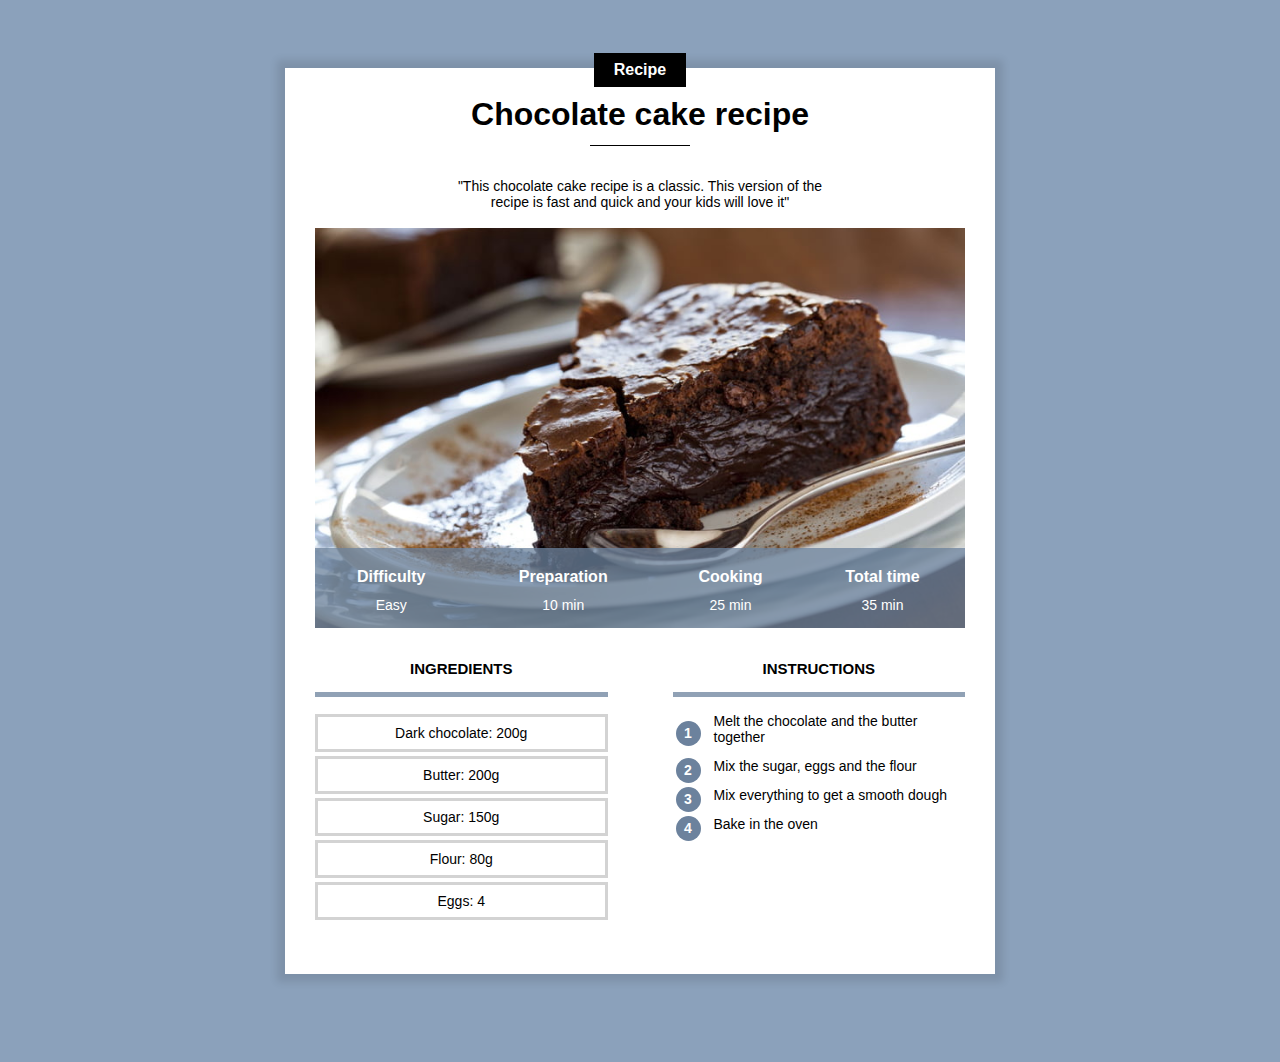
<file: index.html>
<!DOCTYPE html>
<html lang="en">
    <head>
            <title>Chocolate cake</title>
            <meta charset="UTF-8">
            <meta name="viewport" content="width=device-width, initial-scale=1.0"> 
            <!--
                Were all our internal style will be
            -->
            <link rel="stylesheet" href="recipe.css"/>
    </head>
    <body>
        
        <div class="content">

            <div class="center category">
                <p class="category">Recipe</p>
                </div>

            <h1>Chocolate cake recipe</h1>

            <div class="seperator"></div>
            <br>
            <div class="center">
            <p class="description">"This chocolate cake recipe is a classic. This version of the recipe is fast and quick and your kids will love it"</p>
        </div>

        <div class="info">
            <img class="center info" src="cake.jpg">

                <table class="info">
                <tr>
                    <th>Difficulty</th>
                    <th>Preparation</th>
                    <th>Cooking</th>
                    <th>Total time</th>
                </tr>
                <tr>
                    <td>Easy</td>
                    <td>10 min</td>
                    <td>25 min</td>
                    <td>35 min</td>
                </tr>
                </table>
        </div>

    <div>     
        <div class="col1 col">
            <h2>Ingredients</h2>
                <div class="Ingredients">
                    <p>Dark chocolate: 200g</p>
                    <p>Butter: 200g</p>
                    <p>Sugar: 150g</p>
                    <p>Flour: 80g</p>
                    <p>Eggs: 4</p>
                </div>
            </div>

            <div class="col2 col">
            <h2>Instructions</h2>
            <table class="Instructions">
                <tr><td><p class="number">1</p></td><td class="Instructions_step">Melt the chocolate and the butter together</td></tr>
                <tr><td><p class="number">2</p></td><td class="Instructions_step">Mix the sugar, eggs and the flour</td></tr>
                <tr><td><p class="number">3</p></td><td class="Instructions_step">Mix everything to get a smooth dough</td></tr>
                <tr><td><p class="number">4</p></td><td class="Instructions_step">Bake in the oven</td></tr>
            </table>
        </div>
    </div>
    </body>
</html>
</file>
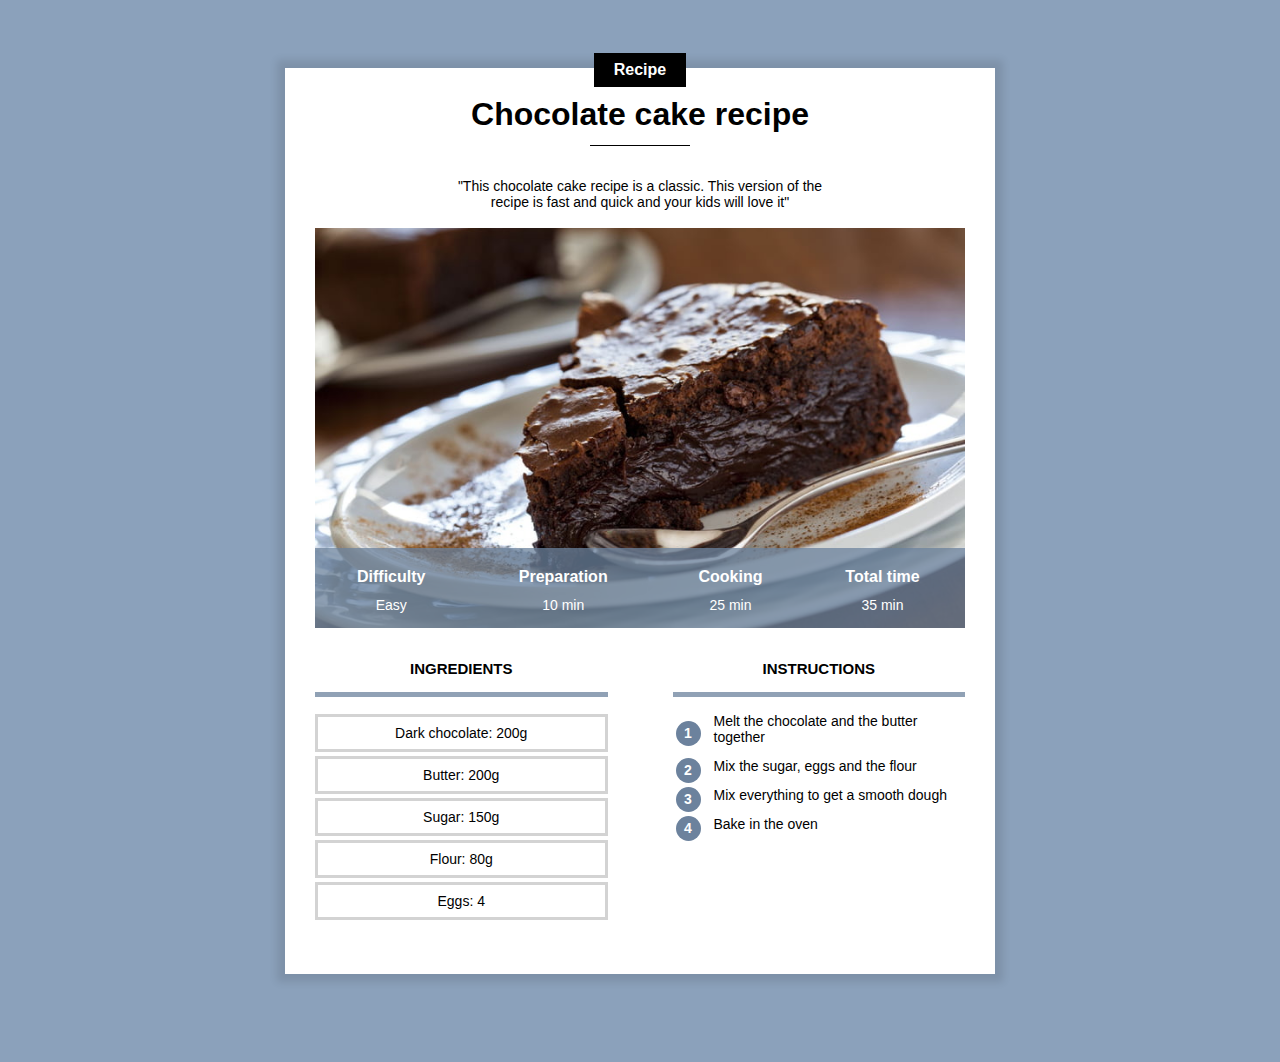
<file: recipe.html>
<!DOCTYPE html>
<html lang="en">
    <head>
            <title>Chocolate cake</title>
            <meta charset="UTF-8">
            <!--
                Were all our internal style will be
            -->
            <link rel="stylesheet" href="recipe.css"/>
    </head>
    <body>
        
        <div class="content">

            <div class="center category">
                <p class="category">Recipe</p>
                </div>

            <h1>Chocolate cake recipe</h1>

            <div class="seperator"></div>
            <br>
            <div class="center">
            <p class="description">"This chocolate cake recipe is a classic. This version of the recipe is fast and quick and your kids will love it"</p>
        </div>

        <div class="info">
            <img class="center info" src="cake.jpg">

                <table class="info">
                <tr>
                    <th>Difficulty</th>
                    <th>Preparation</th>
                    <th>Cooking</th>
                    <th>Total time</th>
                </tr>
                <tr>
                    <td>Easy</td>
                    <td>10 min</td>
                    <td>25 min</td>
                    <td>35 min</td>
                </tr>
                </table>
        </div>

    <div>     
        <div class="col1 col">
            <h2>Ingredients</h2>
                <div class="Ingredients">
                    <p>Dark chocolate: 200g</p>
                    <p>Butter: 200g</p>
                    <p>Sugar: 150g</p>
                    <p>Flour: 80g</p>
                    <p>Eggs: 4</p>
                </div>
            </div>

            <div class="col2 col">
            <h2>Instructions</h2>
            <table class="Instructions">
                <tr><td><p class="number">1</p></td><td class="Instructions_step">Melt the chocolate and the butter together</td></tr>
                <tr><td><p class="number">2</p></td><td class="Instructions_step">Mix the sugar, eggs and the flour</td></tr>
                <tr><td><p class="number">3</p></td><td class="Instructions_step">Mix everything to get a smooth dough</td></tr>
                <tr><td><p class="number">4</p></td><td class="Instructions_step">Bake in the oven</td></tr>
            </table>
        </div>
    </div>
    </body>
</html>
</file>
<file: recipe.css>
*{
    overflow: auto;
}
body{background-color: #8ba1bb;
    font-family: Arial;
}
p.category{
    background-color: black;
    color: white;
    display: inline-block;
    margin-top: -15px;
    margin-bottom: 0px;
    padding: 8px 20px;  
    font-weight: bold;
    font-size: 16px;             
}
div.category{
    margin-bottom: 0px;
    margin-top: 0px;
    overflow: visible;
}
div.content{
    background-color: white;
    margin: 40px 8px 80px 8px;
    padding: 0px 30px 20px 30px;
    /*min-width: 350px;*/
    box-shadow: 0px 0px 8px 8px rgba(0,0,0, 0.1);
    overflow: visible;
    
}
h1{
    text-align: center;
    margin-top: 5px;
    margin-bottom: 12px;
}
p.description{
    text-align: center;
    max-width: 400px;
    display: inline-block;
    font-size: 14px;
}
.center{
    text-align: center;
    width: 100%;
}
div.seperator{
    height: 1px;
    width: 100px;
    background-color: black;
    margin-left: auto;
    margin-right: auto;
}
div.info{
    position:relative; 
}
table.info{
    position:absolute; 
    bottom:0; 
    width:100%; 
    color: white; 
    background-color:#6C829DC0; 
    height:50px;
}
table.info td{
    text-align: center;
    vertical-align: top;
    font-size: 12px;
}
table.info th{
    vertical-align: bottom;
    padding-bottom: 8px;
    font-size: 14px;
}
img.info {
    display: block;
    max-height: 400px;
    object-fit: cover;
    min-height: 200px;
    background-color:lightgray;
}

div.col{
    width: 100%;
    margin-top: 20px;
}

div.col h2{
    text-align: center;
    text-transform: uppercase;
    font-size: 15px;
    border-bottom: 5px solid #6C829DC0;
    padding-bottom: 5%;
}

div.col1{
    display:inline-block;
    /*margin-right: 10%;*/
    margin-bottom: 20px;
}
div.col2{
   /* float: right;*/

}
div.Ingredients p{
    text-align: center;
    font-size: 14px;
    border: solid lightgray;
    padding: 8px 0;
    margin-top: 4px;
    margin-bottom: 0;
}
table.Instructions p.number{
    background-color: #6C829D;
    color: white;
    font-size: 14px;
    font-weight: bold;
    width: 25px;
    height: 25px;
    text-align: center;
    padding-top: 4px;
    box-sizing: border-box;
    border-radius: 50%;  
    margin: 0;  
}
table.Instructions td.Instructions_step{
    padding-left: 10px;
    padding-bottom: 10px;
    font-size: 14px;
}
table.Instruction td{
    vertical-align: top;
}
table.Instruction tr{
    height: 40px;
}

/* Desktop styles */
@media only screen and (min-width: 768px){
    div.content{
        margin: 60px 10% 80px 10%;
        padding: 0px 30px 30px 30px;
        min-width: 350px;
        max-width: 650px;
    }
    
    table.info{ 
        height:80px;
    }
    table.info td{
        font-size: 14px;
    }
    table.info th{
        font-size: 16px;
    }
    div.col{
        width: 45%;
        margin-top: 20px;
    }
    
    div.col1{
        margin-right: 10%;
    }
    div.col2{
        float: right;
    
    }

/* Very large screen setting */
@media only screen and (min-width: 900px) {
    div.content {
        margin-left: auto;
        margin-right: auto;
        width: 650px;
    }
}
</file>
